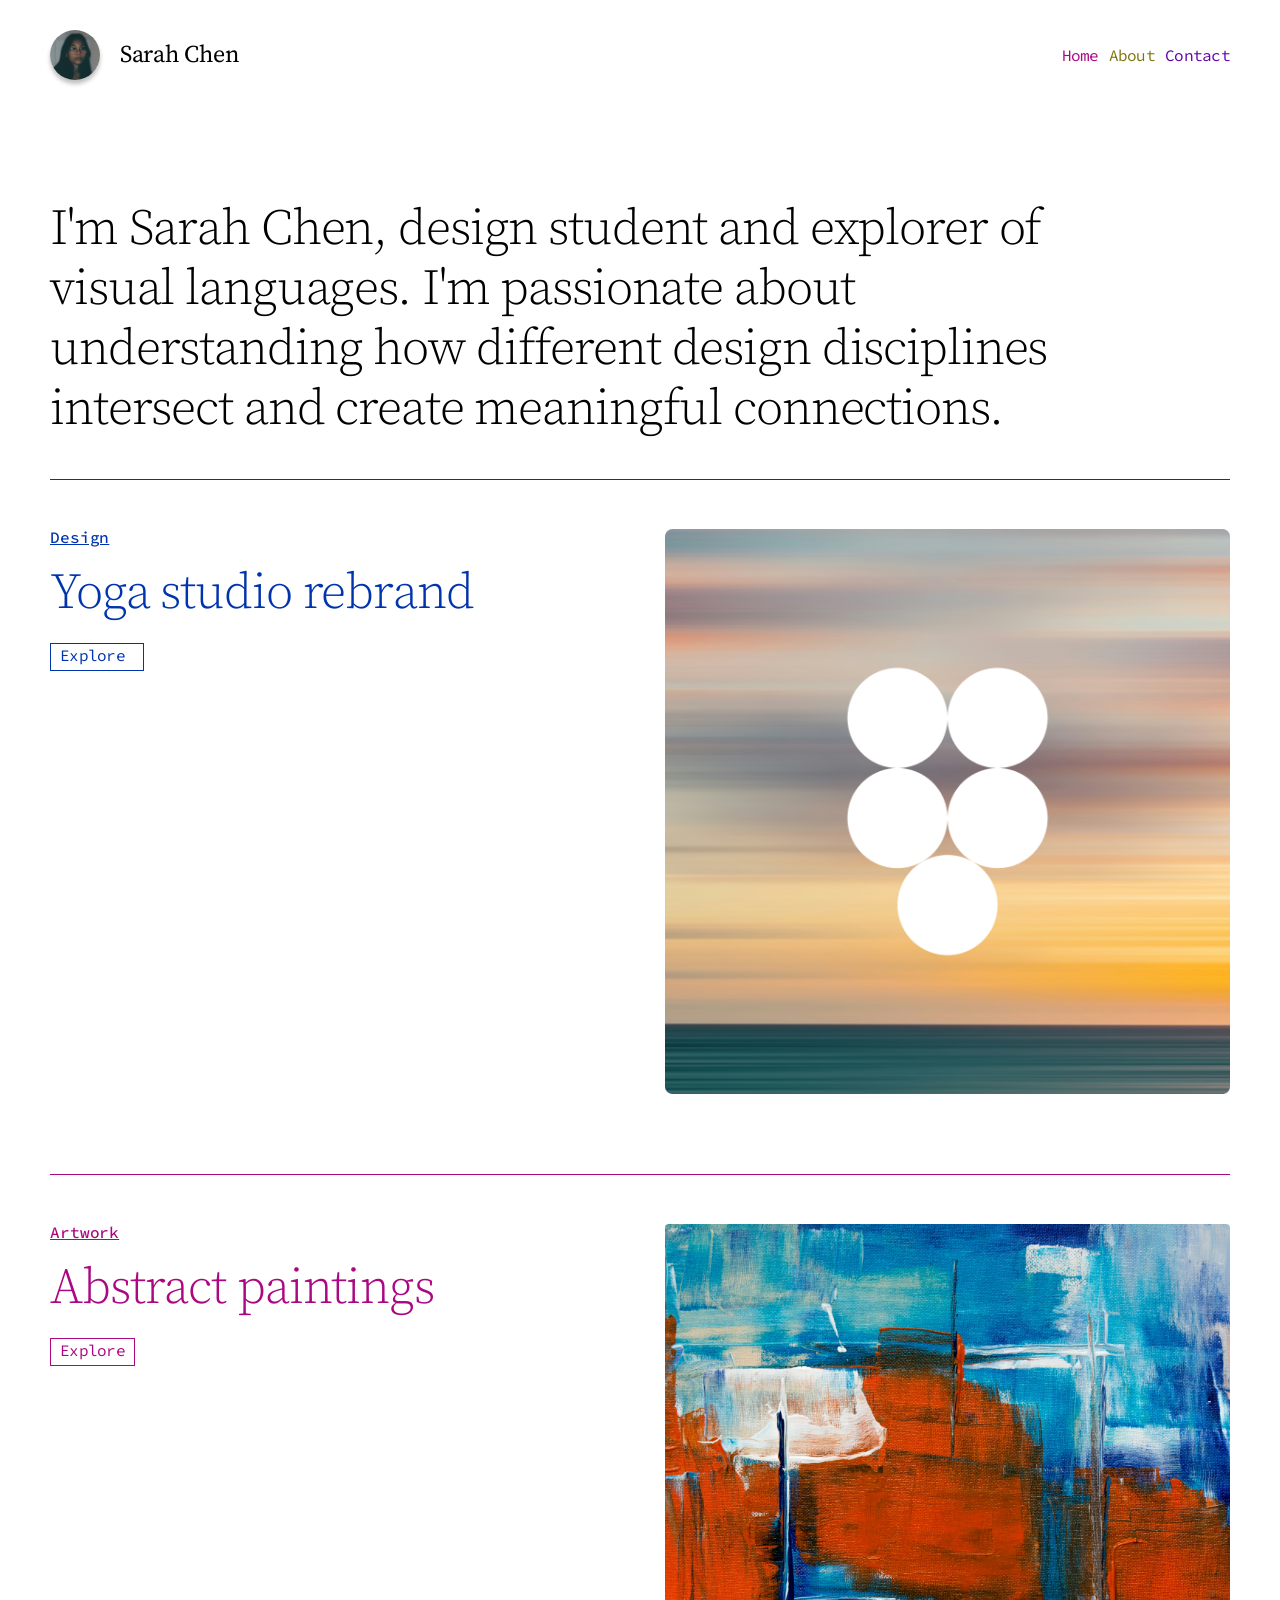
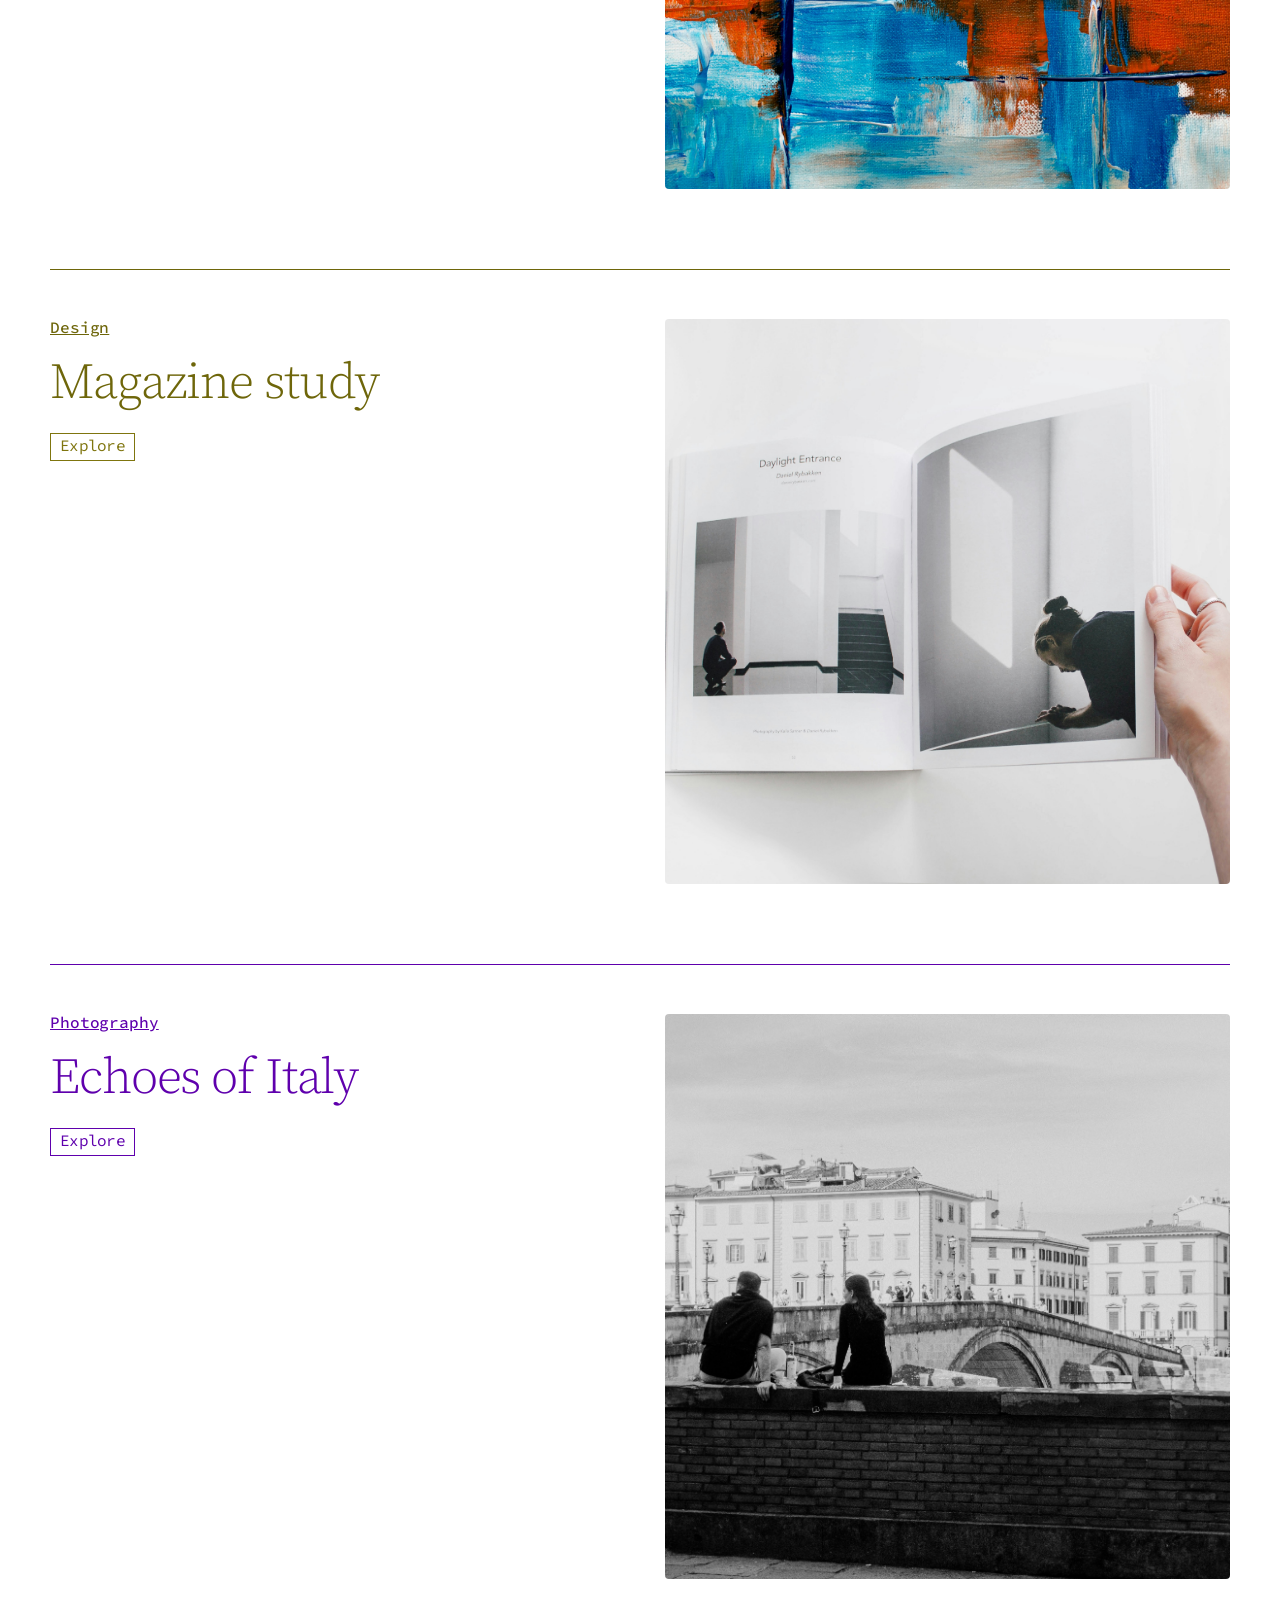
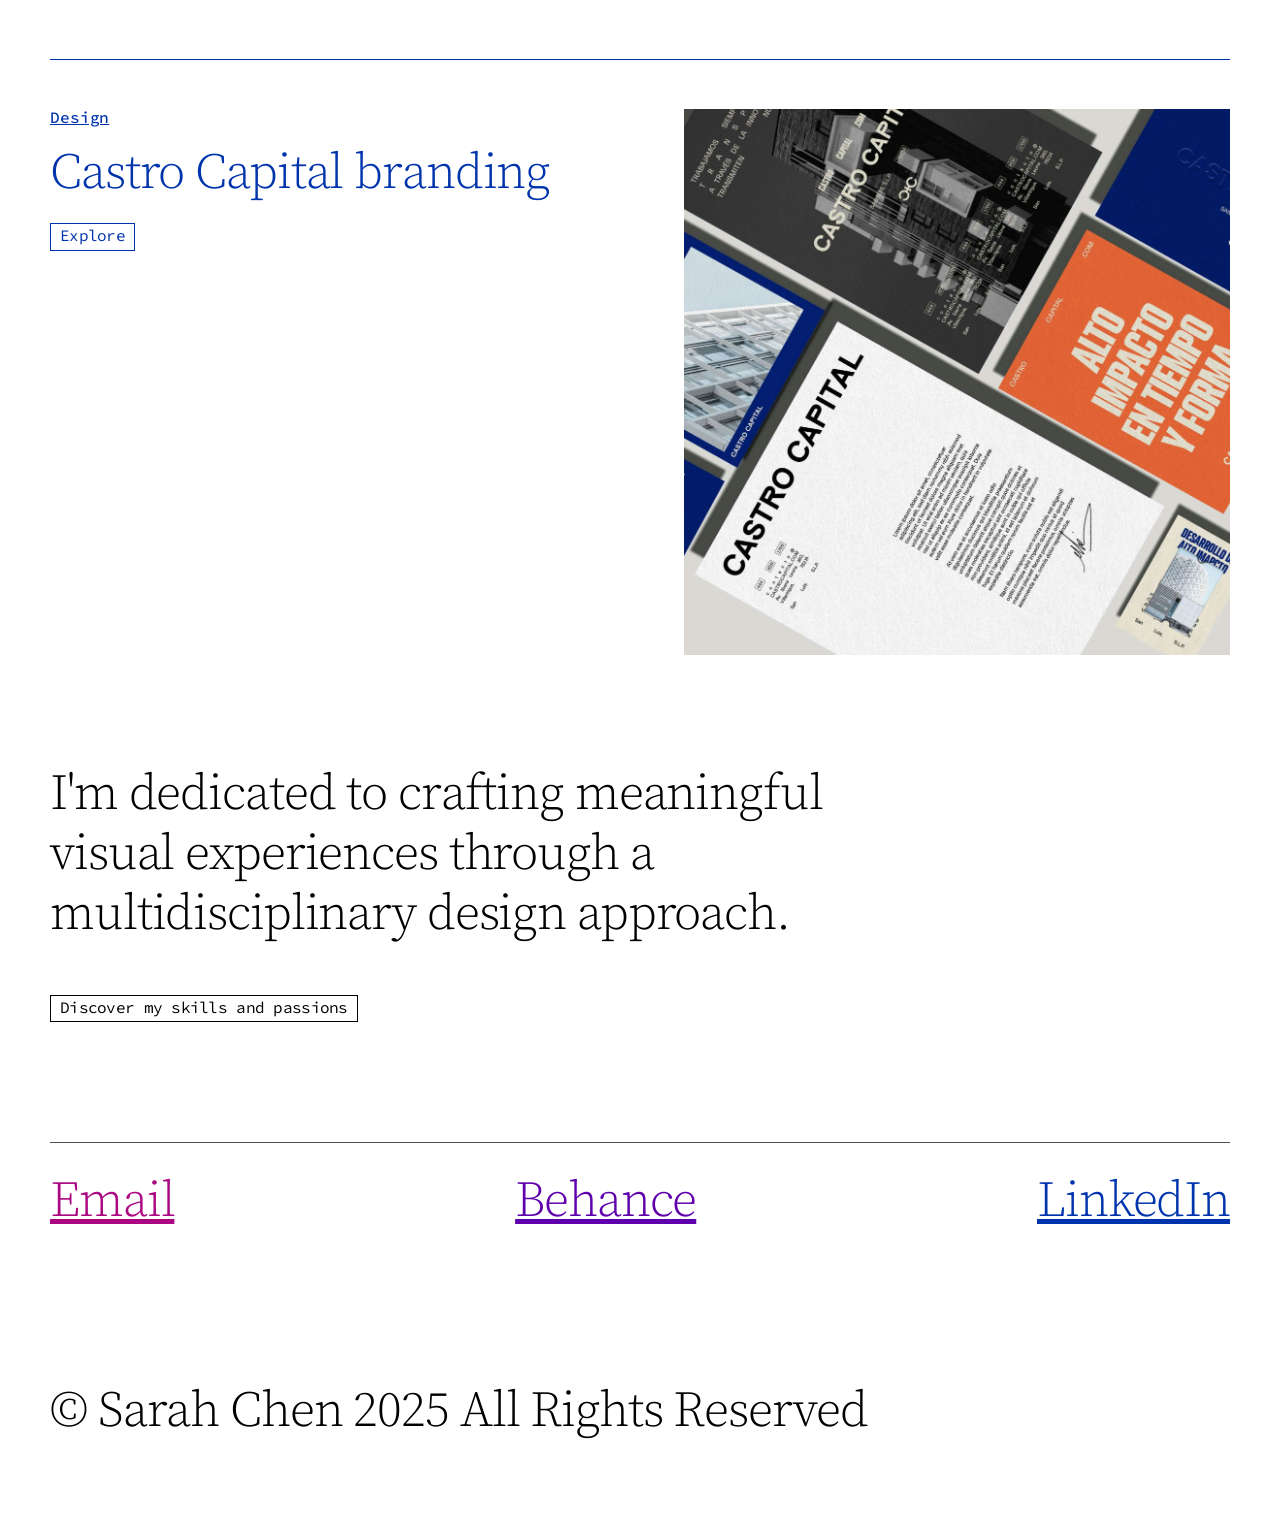
<file: index.html>
<!DOCTYPE html>
<html lang="en">
<head>
  <meta charset="UTF-8">
  <meta name="viewport" content="width=device-width, initial-scale=1.0">
  <title>Minimalist Design Student Portfolio Homepage</title>
  <meta name="description" content="Keep it simple and put your best work forward with this no-fuss template. A solid choice for design students ready to showcase their skills.">
  <meta property="og:image" content="assets/og-image.png">
  <link rel="stylesheet" href="style.css">
</head>
<body>

  <!-- ===== NAVEGACIÓN ===== -->
  <header class="nav">
    <div class="contenedor nav-contenido">
      <a href="index.html" class="nav-nombre">
        <div class="avatar">
          <img src="assets/andrea-riondino-YosMmIdUOIs-unsplash.jpg" alt="portrait of woman">
        </div>
        <h1>Sarah Chen</h1>
      </a>
      <ul class="nav-links">
        <li><a href="index.html" class="home">Home</a></li>
        <li><a href="about.html" class="about">About</a></li>
        <li><a href="https://figma.com/sites" target="_blank" class="contact">Contact</a></li>
      </ul>
    </div>
  </header>

  <main class="contenedor">

    <!-- ===== INTRO ===== -->
    <section class="intro">
      <p class="grande">I'm Sarah Chen, design student and explorer of visual languages. I'm passionate about understanding how different design disciplines intersect and create meaningful connections.</p>
    </section>

    <!-- ===== PROYECTOS ===== -->
    <article class="proyecto azul">
      <div class="proyecto-texto">
        <h2 class="etiqueta">Design</h2>
        <p class="grande">Yoga studio rebrand</p>
        <a href="project.html" class="boton">Explore </a>
      </div>
      <div class="proyecto-foto">
        <img src="assets/image.png" alt="blurry photo of sunset over ocean with logo on top">
      </div>
    </article>

    <article class="proyecto magenta">
      <div class="proyecto-texto">
        <h2 class="etiqueta">Artwork</h2>
        <p class="grande">Abstract paintings</p>
        <a href="project.html" class="boton">Explore</a>
      </div>
      <div class="proyecto-foto ampliada">
        <img src="assets/steve-johnson-YMEc0G5Iiwo-unsplash.jpg" alt="abstract painting">
      </div>
    </article>

    <article class="proyecto oliva">
      <div class="proyecto-texto">
        <h2 class="etiqueta">Design</h2>
        <p class="grande">Magazine study</p>
        <a href="project.html" class="boton oliva">Explore</a>
      </div>
      <div class="proyecto-foto redondeada">
        <img src="assets/sarah-dorweiler-Sy8dsVyiPgs-unsplash.jpg" alt="magazine spread">
      </div>
    </article>

    <article class="proyecto morado">
      <div class="proyecto-texto">
        <h2 class="etiqueta">Photography</h2>
        <p class="grande">Echoes of Italy</p>
        <a href="project.html" class="boton">Explore</a>
      </div>
      <div class="proyecto-foto redondeada">
        <img src="assets/giacomo-folli-qc1DZpstPjg-unsplash.jpg" alt="two people sitting on a ledge talking">
      </div>
    </article>

    <article class="proyecto azul ultimo">
      <div class="proyecto-texto">
        <h2 class="etiqueta">Design</h2>
        <p class="grande">Castro Capital branding</p>
        <a href="project.html" class="boton">Explore</a>
      </div>
      <div class="proyecto-foto">
        <img src="assets/mk-2-E6XStmd5wfk-unsplash.jpg" alt="stationery materials laying on a grid">
      </div>
    </article>

    <!-- ===== TEXTO FINAL ===== -->
    <section class="cierre">
      <p class="grande">I'm dedicated to crafting meaningful visual experiences through a multidisciplinary design approach.</p>
      <a href="about.html" class="boton">Discover my skills and passions</a>
    </section>

  </main>

  <!-- ===== FOOTER ===== -->
  <footer class="contenedor">
    <div class="footer-links">
      <a href="https://www.figma.com/sites" target="_blank" class="grande magenta">Email</a>
      <a href="https://www.figma.com/sites" target="_blank" class="grande morado">Behance</a>
      <a href="http://linkedin.com/company/figma" target="_blank" class="grande azul">LinkedIn</a>
    </div>
    <p class="grande copyright">© Sarah Chen 2025 All Rights Reserved</p>
  </footer>

</body>
</html>
</file>
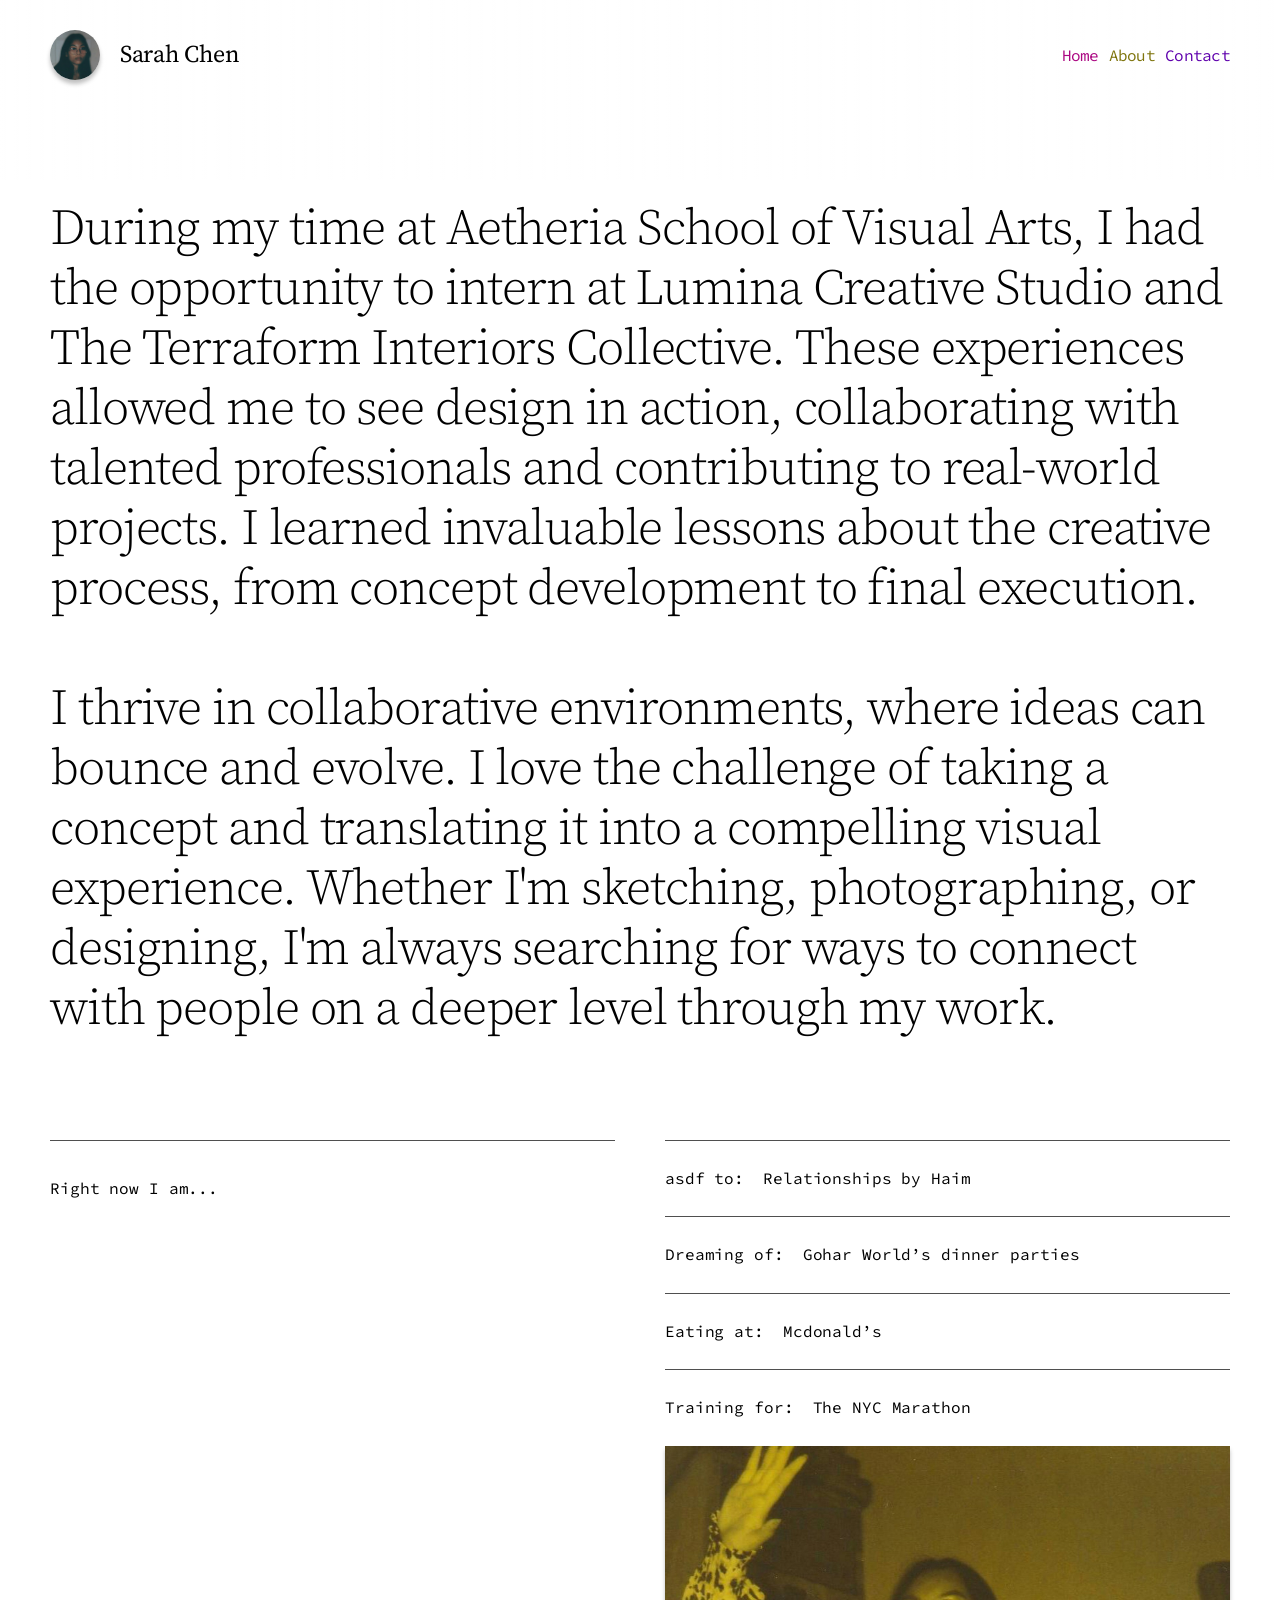
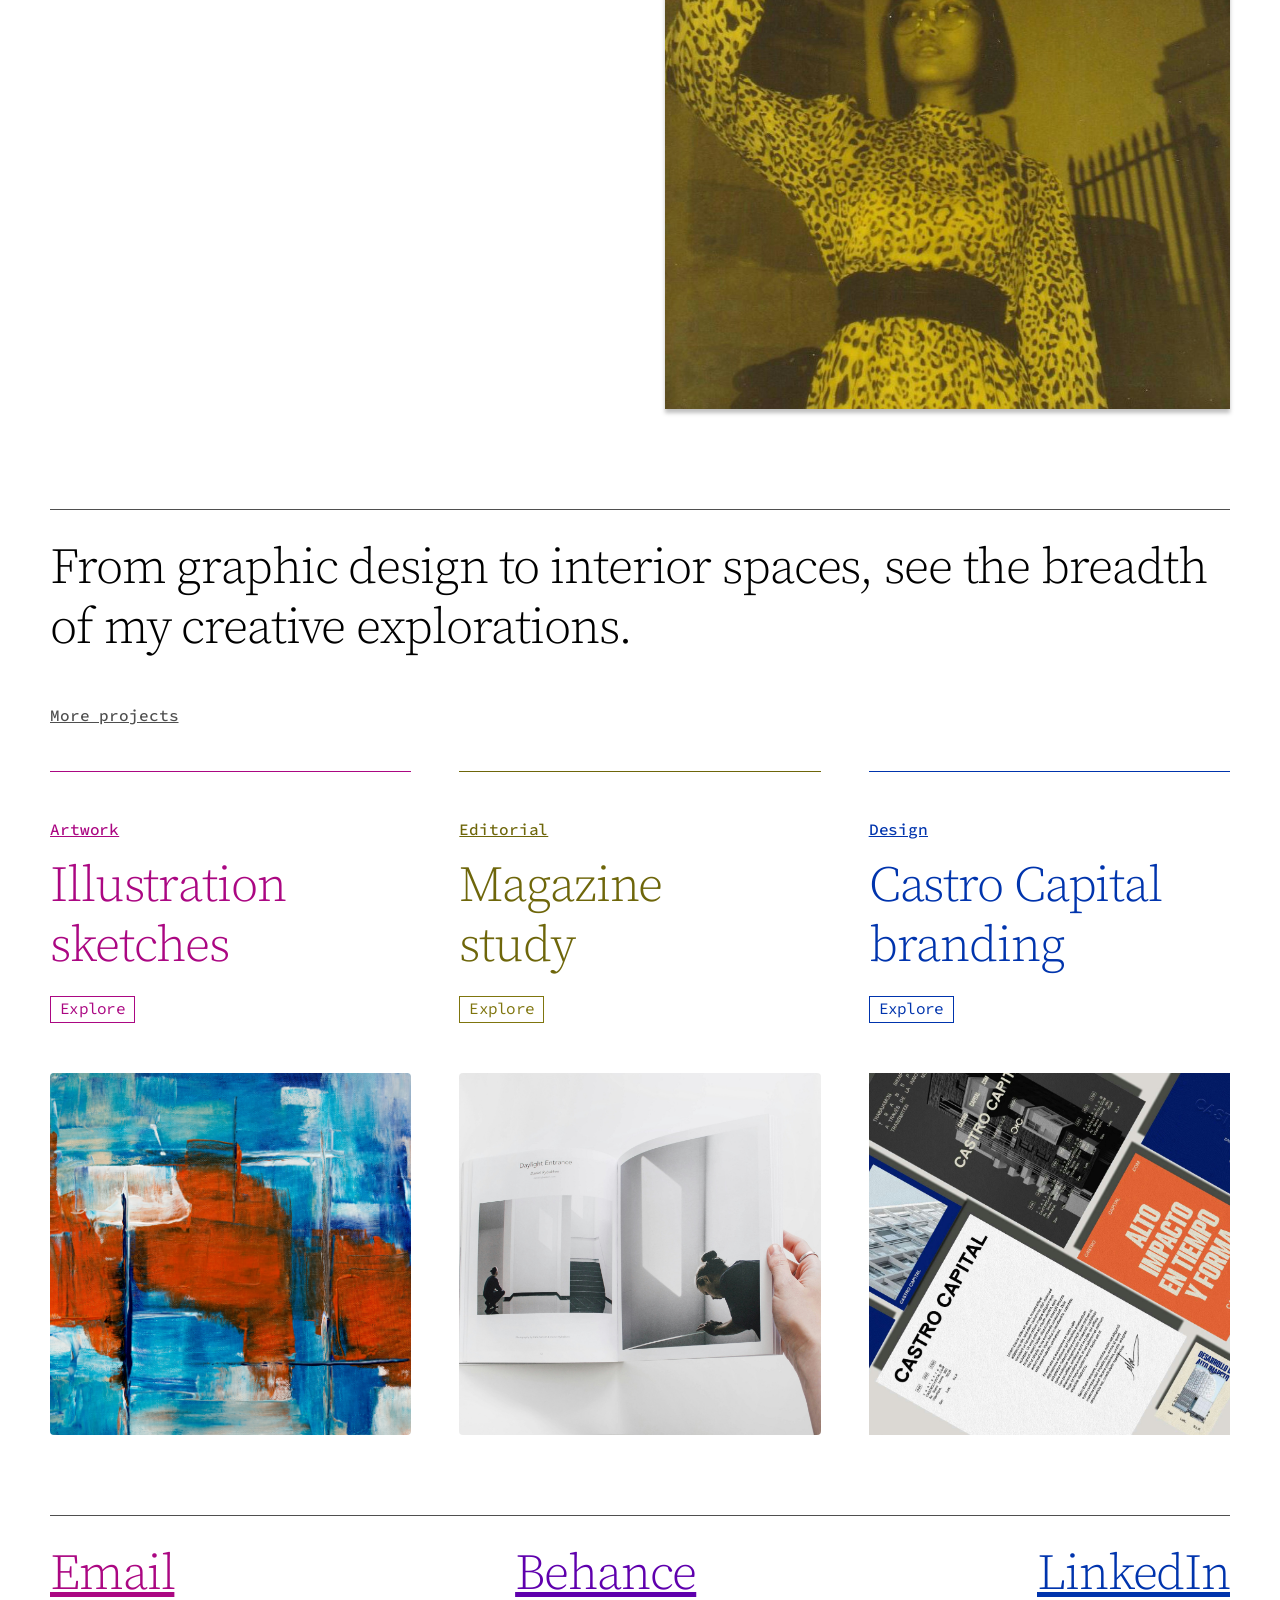
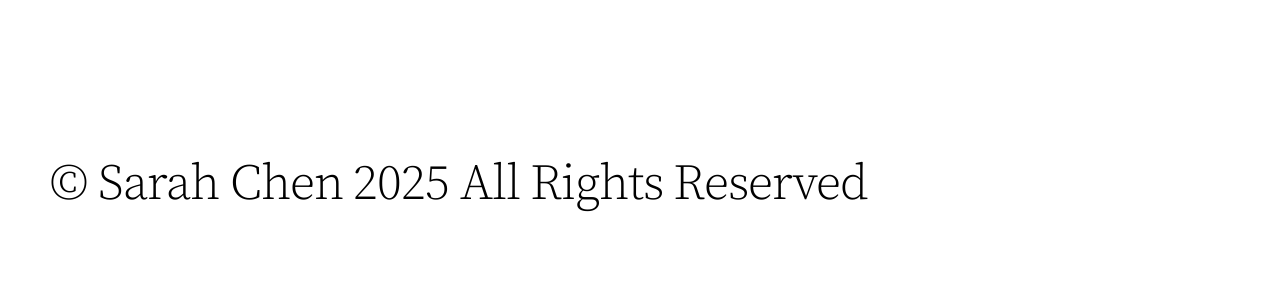
<file: about.html>
<!DOCTYPE html>
<html lang="en">
<head>
  <meta charset="UTF-8">
  <meta name="viewport" content="width=device-width, initial-scale=1.0">
  <title>Minimalist Design Student Portfolio About Page</title>
  <meta name="description" content="Keep it simple and put your best work forward with this no-fuss template. A solid choice for design students ready to showcase their skills.">
  <meta property="og:image" content="assets/og-image.png">
  <link rel="stylesheet" href="style.css">
</head>
<body>

  <!-- ===== NAVEGACIÓN ===== -->
  <header class="nav">
    <div class="contenedor nav-contenido">
      <a href="index.html" class="nav-nombre">
        <div class="avatar">
          <img src="assets/andrea-riondino-YosMmIdUOIs-unsplash.jpg" alt="portrait of woman">
        </div>
        <h1>Sarah Chen</h1>
      </a>
      <ul class="nav-links">
        <li><a href="index.html" class="home">Home</a></li>
        <li><a href="about.html" class="about">About</a></li>
        <li><a href="https://figma.com/sites" target="_blank" class="contact">Contact</a></li>
      </ul>
    </div>
  </header>

  <main class="contenedor">

    <!-- ===== SOBRE MÍ ===== -->
    <section class="sobre-mi">
      <p class="grande">During my time at Aetheria School of Visual Arts, I had the opportunity to intern at Lumina Creative Studio and The Terraform Interiors Collective. These experiences allowed me to see design in action, collaborating with talented professionals and contributing to real-world projects. I learned invaluable lessons about the creative process, from concept development to final execution.</p>
      <p class="grande">I thrive in collaborative environments, where ideas can bounce and evolve. I love the challenge of taking a concept and translating it into a compelling visual experience. Whether I'm sketching, photographing, or designing, I'm always searching for ways to connect with people on a deeper level through my work.</p>
    </section>

    <!-- ===== RIGHT NOW I AM... ===== -->
    <section class="ahora">
      <div class="ahora-titulo">
        <p class="mono">Right now I am...</p>
      </div>

      <div class="ahora-lista">
        <div class="ahora-fila mono">
          <p>asdf to:</p>
          <p>Relationships by Haim</p>
        </div>
        <div class="ahora-fila mono">
          <p>Dreaming of:</p>
          <p>Gohar World’s dinner parties</p>
        </div>
        <div class="ahora-fila mono">
          <p>Eating at:</p>
          <p>Mcdonald’s</p>
        </div>
        <div class="ahora-fila mono">
          <p>Training for:</p>
          <p>The NYC Marathon</p>
        </div>
        <div class="retrato">
          <img src="assets/andrea-riondino-UH8pkLDlY4E-unsplash.jpg" alt="portrait of woman">
        </div>
      </div>
    </section>

    <!-- ===== MORE PROJECTS ===== -->
    <section class="mas">
      <p class="grande">From graphic design to interior spaces, see the breadth of my creative explorations.</p>
      <a href="project.html" class="etiqueta etiqueta-gris">More projects</a>

      <div class="tarjetas">
        <article class="tarjeta magenta">
          <div class="tarjeta-info">
            <h2 class="etiqueta">Artwork</h2>
            <p class="grande">Illustration<br>sketches</p>
            <a href="project.html" class="boton">Explore</a>
          </div>
          <div class="proyecto-foto ampliada">
            <img src="assets/steve-johnson-YMEc0G5Iiwo-unsplash.jpg" alt="abstract painting">
          </div>
        </article>

        <article class="tarjeta oliva">
          <div class="tarjeta-info">
            <h2 class="etiqueta">Editorial</h2>
            <p class="grande">Magazine<br>study</p>
            <a href="project.html" class="boton oliva">Explore</a>
          </div>
          <div class="proyecto-foto redondeada">
            <img src="assets/sarah-dorweiler-Sy8dsVyiPgs-unsplash.jpg" alt="magazine spread">
          </div>
        </article>

        <article class="tarjeta azul">
          <div class="tarjeta-info">
            <h2 class="etiqueta">Design</h2>
            <p class="grande">Castro Capital<br>branding</p>
            <a href="project.html" class="boton">Explore</a>
          </div>
          <div class="proyecto-foto">
            <img src="assets/mk-2-E6XStmd5wfk-unsplash.jpg" alt="stationery materials laying on a grid">
          </div>
        </article>
      </div>
    </section>

  </main>

  <!-- ===== FOOTER ===== -->
  <footer class="contenedor">
    <div class="footer-links">
      <a href="https://www.figma.com/sites" target="_blank" class="grande magenta">Email</a>
      <a href="https://www.figma.com/sites" target="_blank" class="grande morado">Behance</a>
      <a href="http://linkedin.com/company/figma" target="_blank" class="grande azul">LinkedIn</a>
    </div>
    <p class="grande copyright">© Sarah Chen 2025 All Rights Reserved</p>
  </footer>

</body>
</html>
</file>
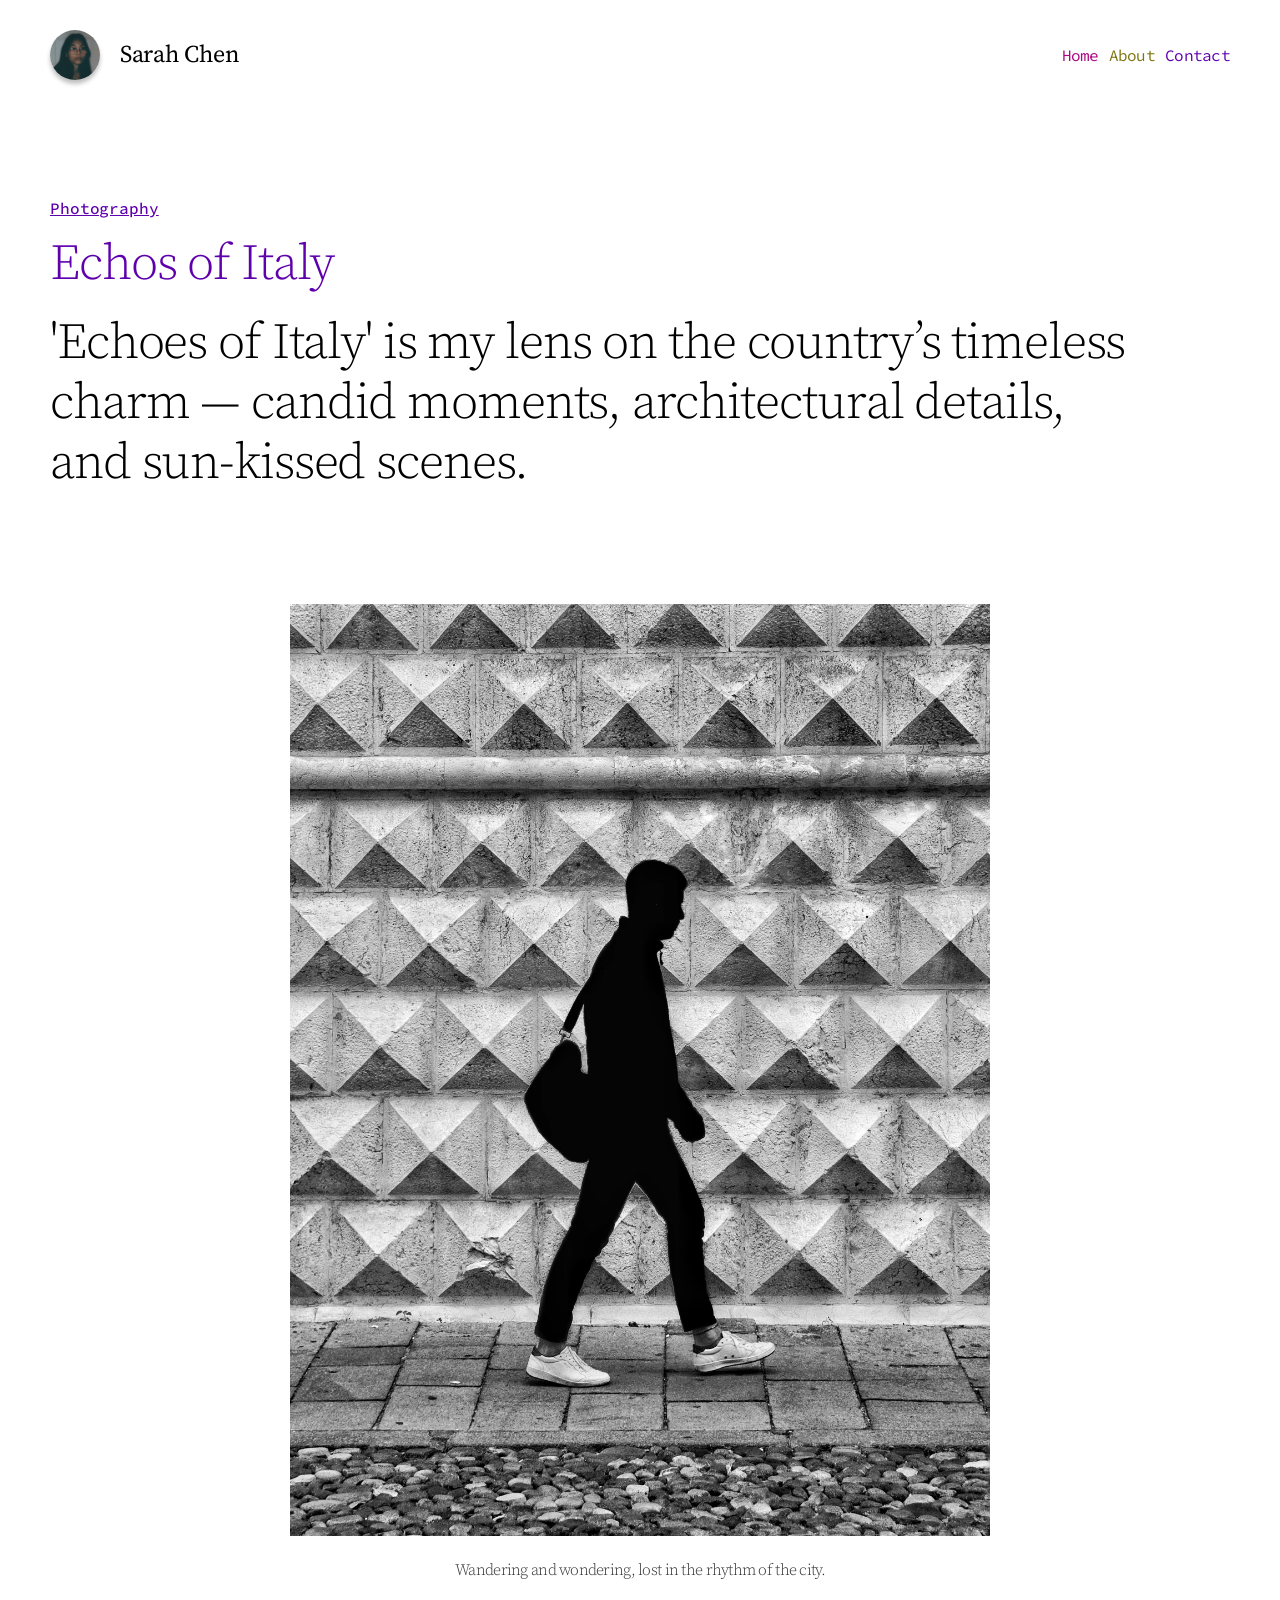
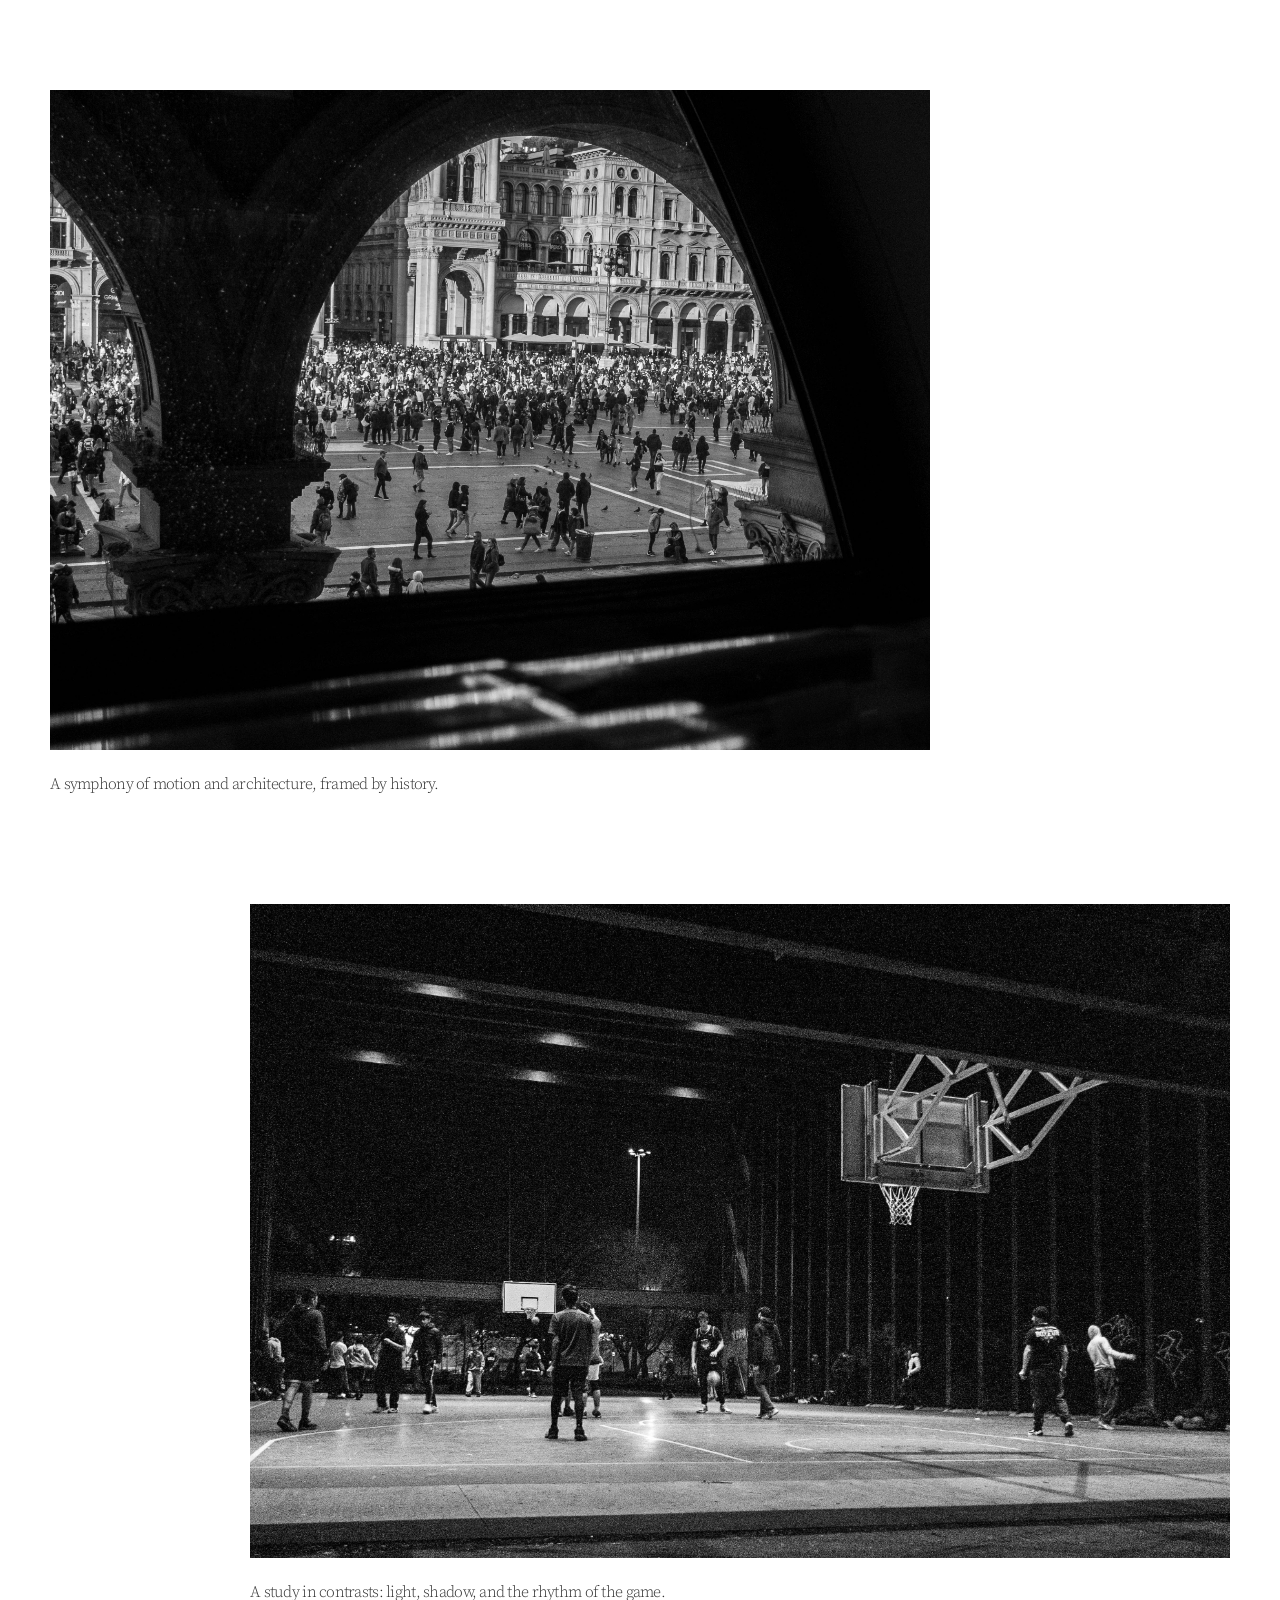
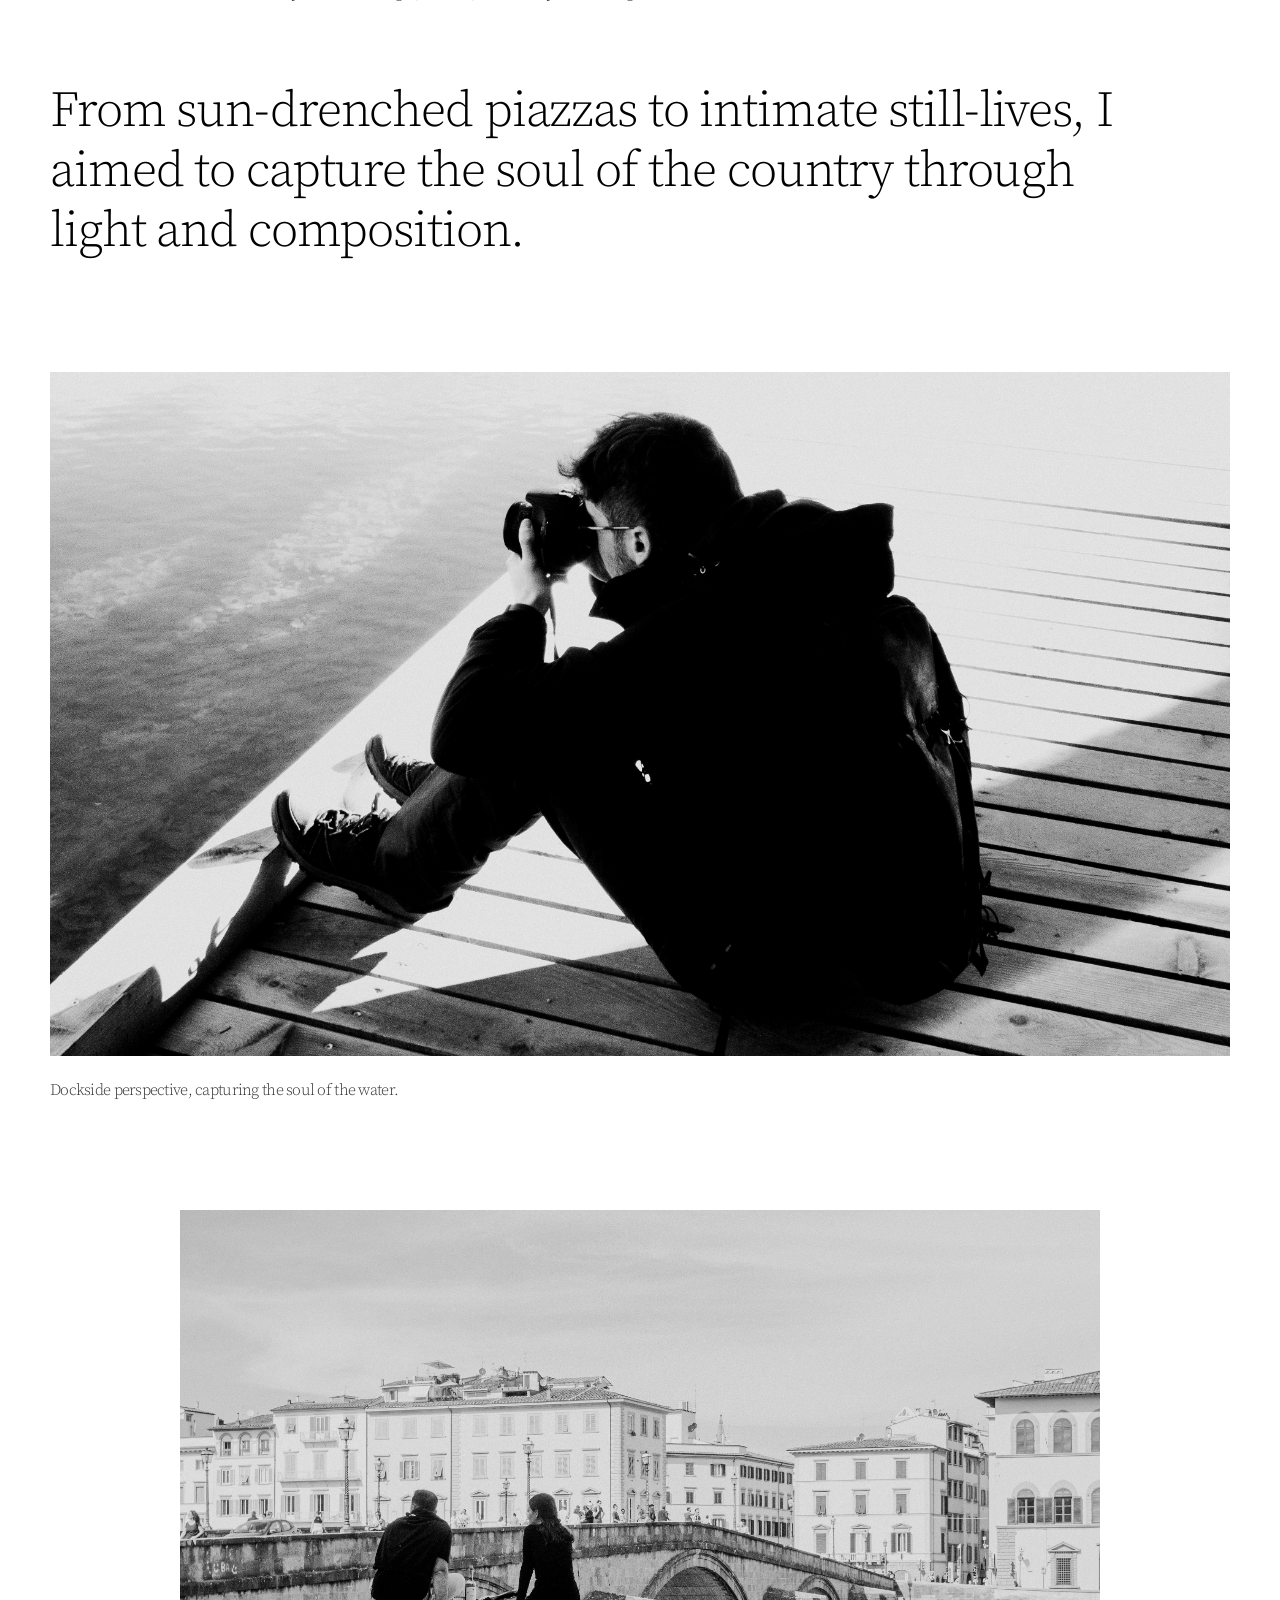
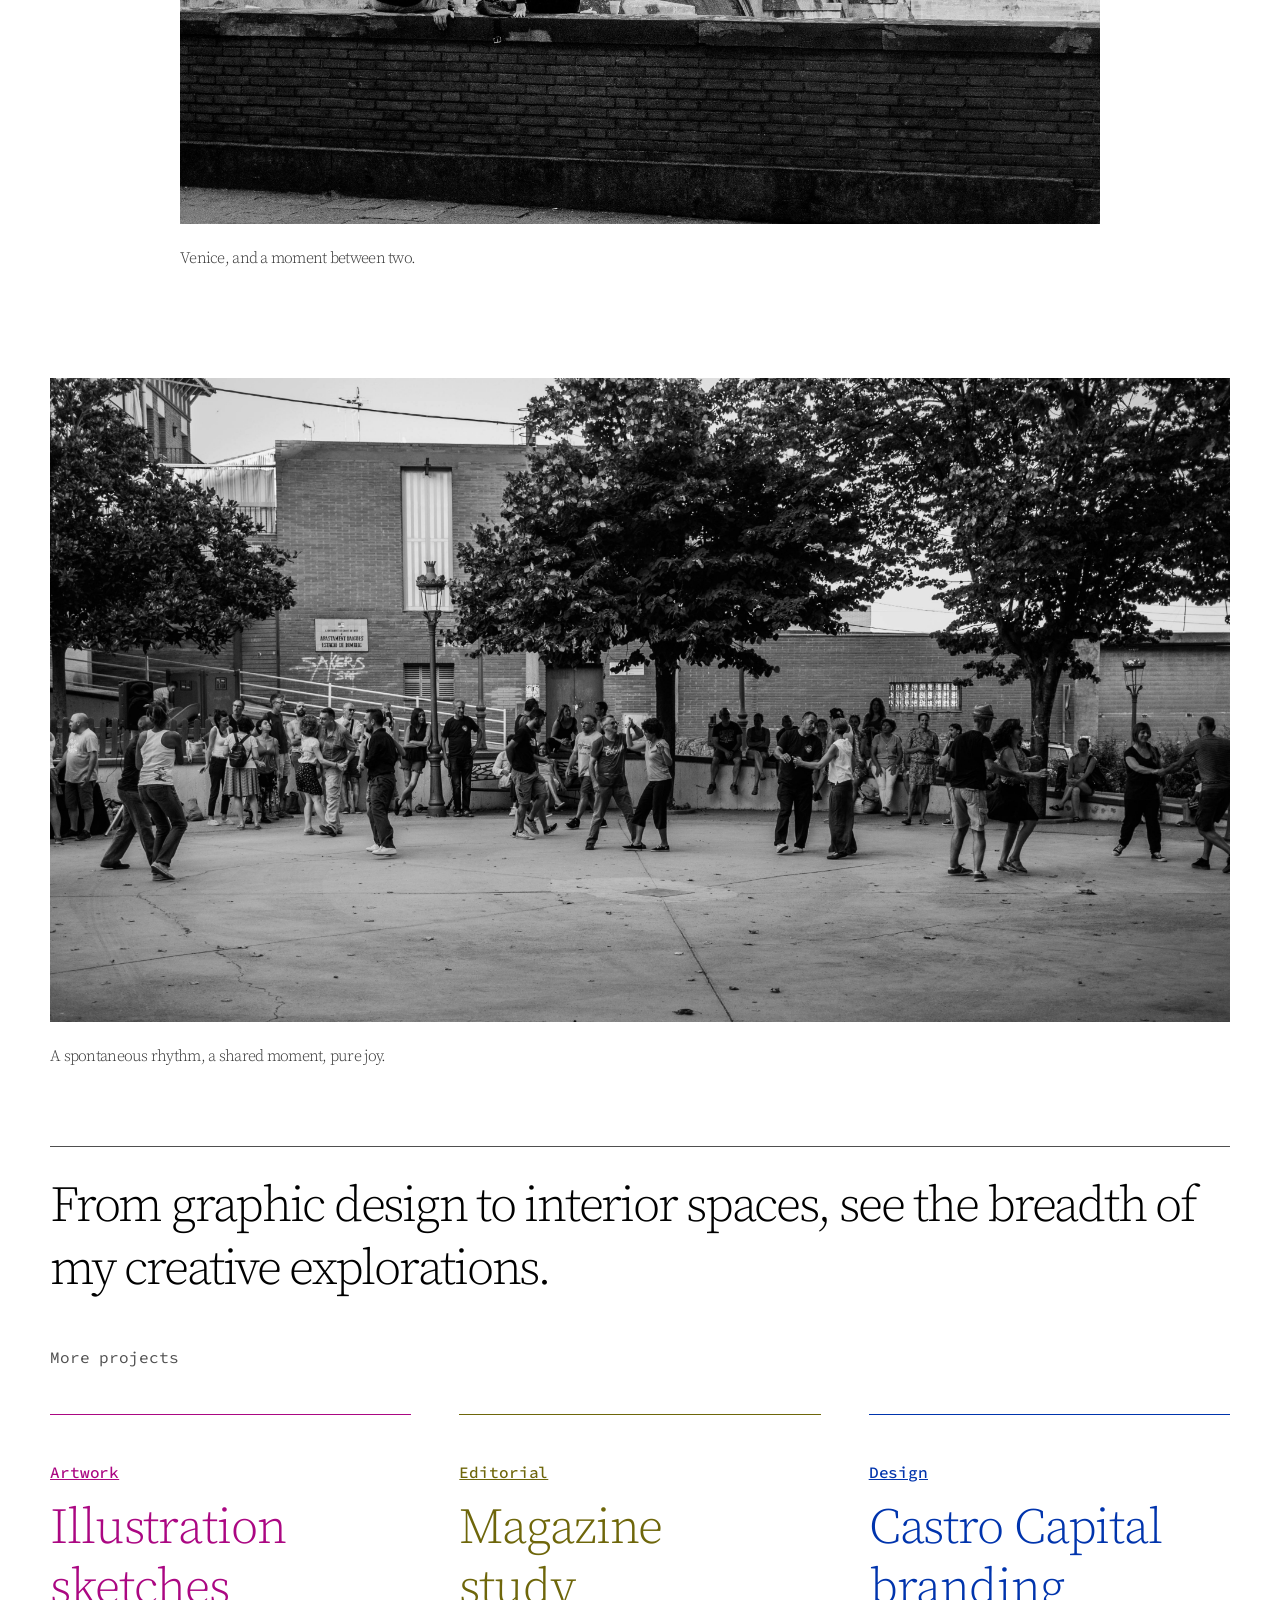
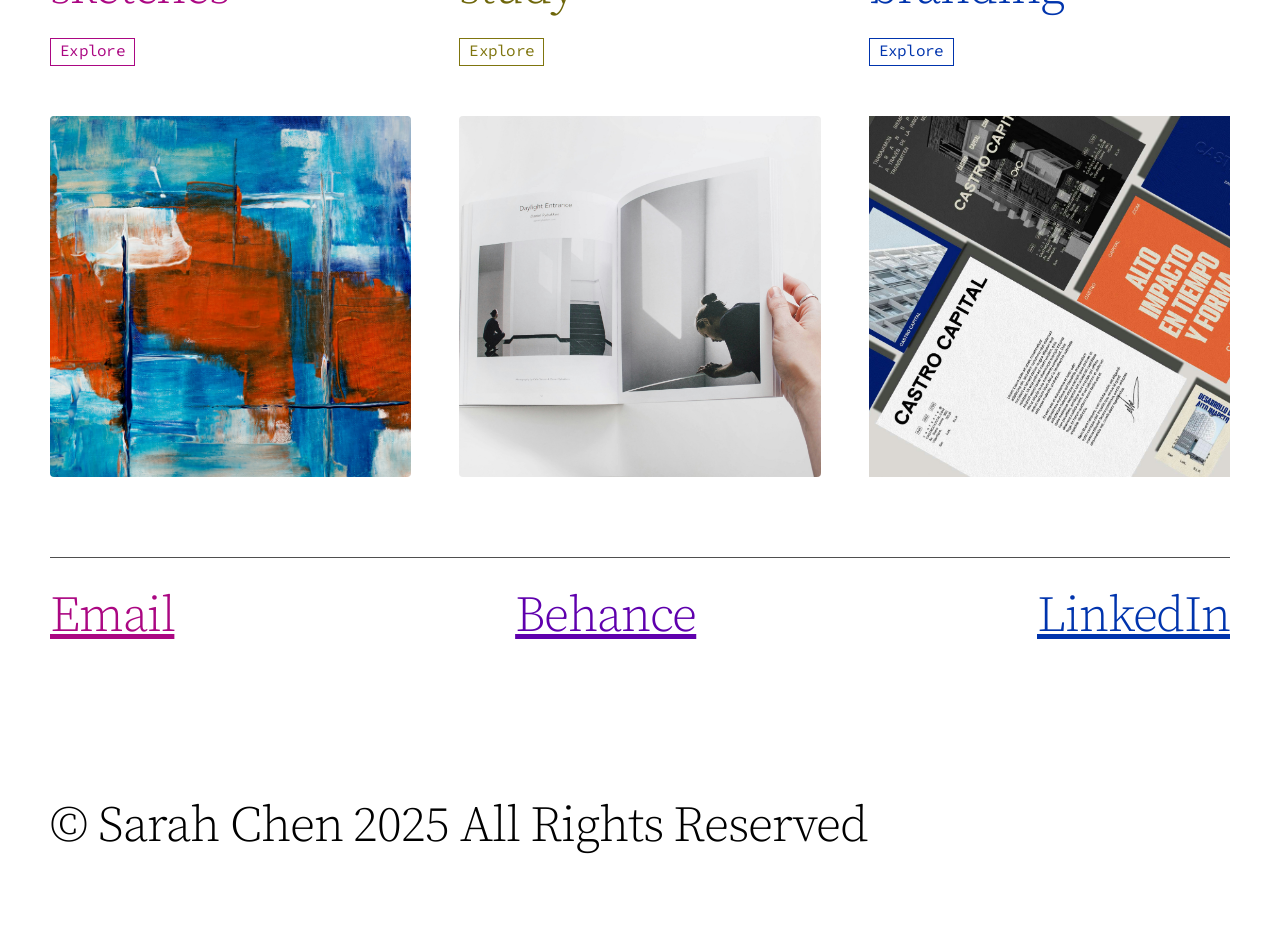
<file: project.html>
<!DOCTYPE html>
<html lang="en">
<head>
  <meta charset="UTF-8">
  <meta name="viewport" content="width=device-width, initial-scale=1.0">
  <title>Minimalist Design Student Portfolio Project Page</title>
  <meta name="description" content="Keep it simple and put your best work forward with this no-fuss template. A solid choice for design students ready to showcase their skills.">
  <meta property="og:image" content="assets/og-image.png">
  <link rel="stylesheet" href="style.css">
</head>
<body>

  <!-- ===== NAVEGACIÓN ===== -->
  <header class="nav">
    <div class="contenedor nav-contenido">
      <a href="index.html" class="nav-nombre">
        <div class="avatar">
          <img src="assets/andrea-riondino-YosMmIdUOIs-unsplash.jpg" alt="portrait of woman">
        </div>
        <h1>Sarah Chen</h1>
      </a>
      <ul class="nav-links">
        <li><a href="index.html" class="home">Home</a></li>
        <li><a href="about.html" class="about">About</a></li>
        <li><a href="https://figma.com/sites" target="_blank" class="contact">Contact</a></li>
      </ul>
    </div>
  </header>

  <main class="contenedor">

    <!-- ===== CABECERA ===== -->
    <section class="proyecto-cabecera">
      <h2 class="etiqueta morado">Photography</h2>
      <p class="grande morado">Echos of Italy</p>
      <p class="grande">'Echoes of Italy' is my lens on the country’s timeless charm — candid moments, architectural details, and sun-kissed scenes.</p>
    </section>

    <!-- ===== FOTOS ===== -->
    <figure class="foto foto-1">
      <img src="assets/giacomo-folli--L9DGJca_e4-unsplash.jpg" alt="man walking in front of textured wall">
      <figcaption>Wandering and wondering, lost in the rhythm of the city.</figcaption>
    </figure>

    <figure class="foto foto-2">
      <img src="assets/giacomo-folli-BA361gEoa9I-unsplash.jpg" alt="crowd of people on a town square">
      <figcaption>A symphony of motion and architecture, framed by history.</figcaption>
    </figure>

    <figure class="foto foto-3">
      <img src="assets/giacomo-folli-PZil33-mCOE-unsplash.jpg" alt="people playing basketball outside">
      <figcaption>A study in contrasts: light, shadow, and the rhythm of the game.</figcaption>
    </figure>

    <section class="texto-galeria">
      <p class="grande">From sun-drenched piazzas to intimate still-lives, I aimed to capture the soul of the country through light and composition.</p>
    </section>

    <figure class="foto foto-4">
      <img src="assets/giacomo-folli-stTWfsobaUg-unsplash.jpg" alt="man taking a photo on a wharf">
      <figcaption>Dockside perspective, capturing the soul of the water.</figcaption>
    </figure>

    <figure class="foto foto-5">
      <img src="assets/giacomo-folli-qc1DZpstPjg-unsplash.jpg" alt="two people sitting on a ledge talking">
      <figcaption>Venice, and a moment between two.</figcaption>
    </figure>

    <figure class="foto foto-6">
      <img src="assets/giacomo-folli-xE-lIJE8kBE-unsplash.jpg" alt="people dancing on square">
      <figcaption>A spontaneous rhythm, a shared moment, pure joy.</figcaption>
    </figure>

    <!-- ===== MORE PROJECTS ===== -->
    <section class="mas mas-project">
      <p class="grande">From graphic design to interior spaces, see the breadth of my creative explorations.</p>
      <p class="etiqueta etiqueta-gris">More projects</p>

      <div class="tarjetas">
        <article class="tarjeta magenta">
          <div class="tarjeta-info">
            <h2 class="etiqueta">Artwork</h2>
            <p class="grande">Illustration<br>sketches</p>
            <a href="project.html" class="boton">Explore</a>
          </div>
          <div class="proyecto-foto ampliada">
            <img src="assets/steve-johnson-YMEc0G5Iiwo-unsplash.jpg" alt="abstract painting">
          </div>
        </article>

        <article class="tarjeta oliva">
          <div class="tarjeta-info">
            <h2 class="etiqueta">Editorial</h2>
            <p class="grande">Magazine<br>study</p>
            <a href="project.html" class="boton oliva">Explore</a>
          </div>
          <div class="proyecto-foto redondeada">
            <img src="assets/sarah-dorweiler-Sy8dsVyiPgs-unsplash.jpg" alt="magazine spread">
          </div>
        </article>

        <article class="tarjeta azul">
          <div class="tarjeta-info">
            <h2 class="etiqueta">Design</h2>
            <p class="grande">Castro Capital<br>branding</p>
            <a href="project.html" class="boton">Explore</a>
          </div>
          <div class="proyecto-foto">
            <img src="assets/mk-2-E6XStmd5wfk-unsplash.jpg" alt="stationery materials laying on a grid">
          </div>
        </article>
      </div>
    </section>

  </main>

  <!-- ===== FOOTER ===== -->
  <footer class="contenedor">
    <div class="footer-links">
      <a href="https://www.figma.com/sites" target="_blank" class="grande magenta">Email</a>
      <a href="https://www.figma.com/sites" target="_blank" class="grande morado">Behance</a>
      <a href="http://linkedin.com/company/figma" target="_blank" class="grande azul">LinkedIn</a>
    </div>
    <p class="grande copyright">© Sarah Chen 2025 All Rights Reserved</p>
  </footer>

</body>
</html>
</file>
<file: style.css>
/* ==========================================================
   Sarah Chen – copia del sitio publicado en Figma Sites
   (https://buzz-scuba-lyric.figma.site)
   Solo HTML + CSS. Medidas tomadas del sitio real a 1280px y 375px.
   ========================================================== */

/* ---------- 1. Fuentes (los mismos archivos que usa el sitio real) ---------- */
@font-face {
  font-family: "Source Serif Pro";
  src: url("assets/fonts/SourceSerifPro-Light.woff2") format("woff2");
  font-weight: 300;
}

@font-face {
  font-family: "Source Serif Pro";
  src: url("assets/fonts/SourceSerifPro-Regular.woff2") format("woff2");
  font-weight: 400;
}

@font-face {
  font-family: "Source Code Pro";
  src: url("assets/fonts/SourceCodePro.woff2") format("woff2");
  font-weight: 200 900; /* es una fuente variable: sirve para 400 y 500 */
}

/* ---------- 2. Colores ---------- */
:root {
  --negro: #000000;
  --azul: #0034ad;
  --magenta: #ab0782;
  --oliva: #6e660a;
  --oliva-claro: #7f750e;
  --morado: #5f00ad;
  --gris: #4f4f4f;
  --gris-texto: #313131;
}

/* ---------- 3. Reset ---------- */
* {
  margin: 0;
  padding: 0;
  box-sizing: border-box;
}

body {
  font-family: "Source Serif Pro", Georgia, serif;
  font-weight: 300;
  color: var(--negro);
  background: #ffffff;
}

a {
  color: inherit;
  text-decoration: none;
}

img {
  display: block;
  width: 100%;
  object-fit: cover;
}

/* Contenedor: 50px de margen a los lados, máximo 1500px de contenido */
.contenedor {
  max-width: 1600px;
  margin: 0 auto;
  padding: 0 50px;
}

/* ---------- 4. Estilos de texto ---------- */

/* Texto grande (50px en escritorio) */
.grande {
  font-size: 50px;
  font-weight: 300;
  line-height: 60px;
  letter-spacing: -1.125px;
}

/* Etiqueta: "Design", "Artwork"... */
.etiqueta {
  font-family: "Source Code Pro", monospace;
  font-size: 16px;
  font-weight: 500;
  line-height: 16.48px;
  letter-spacing: -0.1152px;
  text-decoration: underline;
}

/* Texto pequeño monoespaciado (página About) */
.mono {
  font-family: "Source Code Pro", monospace;
  font-size: 16px;
  font-weight: 400;
  line-height: 16.48px;
  letter-spacing: -0.1152px;
}

/* Colores */
.azul    { color: var(--azul); }
.magenta { color: var(--magenta); }
.oliva   { color: var(--oliva); }
.morado  { color: var(--morado); }

/* ---------- 5. Botón "Explore" ---------- */
.boton {
  display: inline-block;
  align-self: flex-start;
  font-family: "Source Code Pro", monospace;
  font-size: 16px;
  font-weight: 400;
  line-height: 16.48px;
  letter-spacing: -0.72px;
  border: 1px solid currentColor;
  padding: 3px 9px 6px;
  white-space: pre;   /* respeta el espacio final de "Explore " */
}

.boton:hover {
  background: var(--negro);
  color: #ffffff;
  border-color: var(--negro);
}

.boton.oliva { color: var(--oliva-claro); }

/* ---------- 6. Navegación ---------- */
.nav {
  position: fixed;
  top: 0;
  left: 0;
  right: 0;
  height: 180px;
  z-index: 10;
  /* degradado blanco -> transparente de izquierda a derecha */
  background: linear-gradient(to right, rgba(255, 255, 255, 0.4), rgba(255, 255, 255, 0));
}

.nav-contenido {
  display: flex;
  justify-content: space-between;
  align-items: center;
  padding-top: 30px;
}

.nav-nombre {
  display: flex;
  align-items: center;
  gap: 20px;
}

/* Foto redonda: se recorta la foto grande igual que en Figma */
.avatar {
  width: 50px;
  height: 50px;
  border-radius: 50%;
  overflow: hidden;
  box-shadow: 0 4px 4px rgba(0, 0, 0, 0.25);
}

.avatar img {
  width: 260%;
  max-width: none;
  margin-left: -100%;
  margin-top: -56.6%;
}

.nav-nombre h1 {
  font-size: 24px;
  font-weight: 400;
  line-height: 36.48px;
  letter-spacing: -0.2592px;
}

.nav-links {
  display: flex;
  gap: 10px;
  list-style: none;
  font-family: "Source Code Pro", monospace;
  font-weight: 400;
  font-size: 16px;
  line-height: 16.48px;
  letter-spacing: -0.72px;
}

.nav-links .home    { color: var(--magenta); }
.nav-links .about   { color: var(--oliva-claro); }
.nav-links .contact { color: var(--morado); }
.nav-links a { display: block; }
.nav-links a:hover  { opacity: 0.7; }

/* ---------- 7. HOME ---------- */
.intro {
  padding: 200px 100px 39px 0;
}

/* Fila de proyecto: texto a la izquierda, foto a la derecha */
.proyecto {
  display: flex;
  gap: 50px;
  padding: 49px 0 80px;    /* 49px + 1px de línea = 50px */
  border-top: 1px solid;   /* el color viene de .azul, .magenta... */
}

.proyecto-texto,
.proyecto-foto {
  flex: 1;
  min-width: 0;
}

.proyecto-texto {
  display: flex;
  flex-direction: column;
  gap: 19px;
}

.proyecto-foto {
  aspect-ratio: 1 / 1;
  overflow: hidden;
}

.proyecto-foto img {
  height: 100%;
}

.redondeada { border-radius: 4px; }

/* La pintura abstracta sale un poco ampliada en el sitio real */
.ampliada { border-radius: 4px; }

.ampliada img {
  width: 106.2%;
  height: auto;
  max-width: none;
  margin: -2.7% 0 0 -3%;
}

.proyecto.ultimo { gap: 88px; }

.cierre {
  display: flex;
  flex-direction: column;
  gap: 50px;
  padding: 30px 120px 120px 0;
}

.cierre p { max-width: 855px; }

/* ---------- 8. ABOUT ---------- */
.sobre-mi {
  padding: 200px 0 100px;
}

.sobre-mi p + p { margin-top: 60px; }

.ahora {
  display: flex;
  gap: 50px;
  padding-bottom: 100px;
}

.ahora-titulo,
.ahora-lista {
  flex: 1;
  min-width: 0;
}

.ahora-titulo {
  border-top: 1px solid var(--gris);
  padding: 39px 0 40px;
}

.ahora-fila {
  display: flex;
  gap: 19px;
  border-top: 1px solid var(--gris);
  padding: 29px 0 30px;
}

/* Retrato: recorte igual que en el sitio real */
.retrato {
  aspect-ratio: 565 / 563;
  overflow: hidden;
  box-shadow: 0 4px 4px rgba(0, 0, 0, 0.25);
}

.retrato img {
  width: 123%;
  max-width: none;
  margin: -18% 0 0 -11.5%;
}

/* ---------- 9. PROJECT ---------- */
.proyecto-cabecera {
  display: flex;
  flex-direction: column;
  gap: 19px;
  padding: 200px 100px 80px 0;
}

.foto {
  display: flex;
  flex-direction: column;
  gap: 24px;
  padding: 30px 0 80px;
}

.foto figcaption {
  font-size: 16px;
  line-height: 20px;
  letter-spacing: -0.72px;
  color: var(--gris-texto);
}

/* Ancho y posición de cada foto (igual que el sitio a 1280px) */
.foto-1 { width: 59.32%; margin: 0 auto; }            /* 700px centrada */
.foto-1 figcaption { text-align: center; }
.foto-1 img { aspect-ratio: 700 / 932; }

.foto-2 { width: 74.58%; }                             /* 880px izquierda */
.foto-2 img { aspect-ratio: 880 / 660; }

.foto-3 { width: 83.05%; margin-left: auto; }          /* 980px derecha */
.foto-3 img { aspect-ratio: 980 / 654; }

.foto-4 img { aspect-ratio: 1180 / 684; }              /* ancho completo */

.foto-5 { width: 77.97%; margin: 0 auto; }             /* 920px centrada */
.foto-5 img { aspect-ratio: 920 / 614; }

.foto-6 img { aspect-ratio: 1180 / 644; }              /* ancho completo */

.texto-galeria {
  padding: 0 100px 80px 0;
}

/* ---------- 10. "More projects" ---------- */
.mas {
  display: flex;
  flex-direction: column;
  gap: 48px;
  border-top: 1px solid var(--gris);
  padding: 29px 0 30px;
}

.mas .etiqueta-gris {
  color: var(--gris);
}

/* En la página Project el título y la etiqueta son un poco distintos */
.mas-project > .grande {
  line-height: 62.5px;
  letter-spacing: -2.25px;
}

.mas-project .etiqueta-gris {
  font-weight: 400;
  text-decoration: none;
}

.tarjetas {
  display: flex;
  gap: 48px;
}

.tarjeta {
  flex: 1;
  min-width: 0;
  display: flex;
  flex-direction: column;
  gap: 50px;
  padding: 49px 0 50px;
  border-top: 1px solid;
}

.tarjeta-info {
  display: flex;
  flex-direction: column;
  gap: 19px;
}

/* ---------- 11. Footer ---------- */
.footer-links {
  display: flex;
  justify-content: space-between;
  border-top: 1px solid var(--gris);
  padding: 29px 0 150px;
}

.footer-links a {
  text-decoration: underline;
  transition: opacity 0.3s;
}

.footer-links a:hover { opacity: 0.7; }

.copyright {
  padding-bottom: 80px;
}

/* ==========================================================
   TABLET (800px - 1279px)
   ========================================================== */
@media (max-width: 1279px) {
  .grande {
    font-size: 36px;
    line-height: 45px;
    letter-spacing: -1.08px;
  }

  .intro { padding: 200px 80px 80px 0; }

  .foto-1, .foto-5 { width: 71.4%; }
  .foto-2 { width: 71.4%; }
  .foto-3 { width: 71.4%; }

  .tarjetas { flex-direction: column; }
  .tarjeta { flex-direction: row; padding-bottom: 50px; }
  .tarjeta-info, .tarjeta .proyecto-foto { flex: 1; }

  .ahora { flex-direction: column; }
}

/* ==========================================================
   MÓVIL (menos de 800px)
   ========================================================== */
@media (max-width: 799px) {
  .contenedor { padding: 0 20px; }

  .grande {
    font-size: 28px;
    line-height: 37.8px;
    letter-spacing: -0.2352px;
  }

  .etiqueta,
  .mono {
    font-size: 12px;
    line-height: 12.36px;
    letter-spacing: -0.0648px;
  }

  /* Navegación: no fija, nombre arriba y foto debajo */
  .nav {
    position: static;
    height: 189px;
    margin: 0 20px;
    border-bottom: 1px solid var(--gris);  /* línea gris bajo el menú */
  }

  .nav-contenido {
    align-items: flex-start;
    padding: 20px 20px 0;
  }

  .nav-nombre {
    flex-direction: column-reverse;
    align-items: flex-start;
  }

  .nav-nombre h1 {
    font-size: 20px;
    line-height: 30.4px;
    letter-spacing: -0.18px;
  }

  .avatar {
    width: 40px;
    height: 40px;
    box-shadow: 0 2.667px 2.667px rgba(0, 0, 0, 0.25);
  }

  .nav-links {
    flex-direction: column;
    align-items: flex-end;
    gap: 30px;
  }

  /* Home */
  .intro { padding: 80px 0 80px; }

  .proyecto,
  .proyecto.ultimo {
    flex-direction: column;
    gap: 50px;
  }

  .proyecto.ultimo { gap: 88px; }

  .cierre { padding-right: 0; }

  /* About */
  .sobre-mi { padding-top: 30px; }
  .sobre-mi p + p { margin-top: 68px; }

  .ahora { gap: 50px; }

  .ahora-fila { padding: 29px 0 30px; }

  /* Project */
  .proyecto-cabecera { padding: 72px 100px 80px 0; }

  .foto,
  .foto-1, .foto-2, .foto-3, .foto-5 {
    width: 100%;
    padding: 30px 0 50px;
  }

  .foto-1 img { aspect-ratio: 335 / 446; }
  .foto-2 img { aspect-ratio: 335 / 251; }
  .foto-3 img, .foto-5 img { aspect-ratio: 335 / 224; }
  .foto-4 img { aspect-ratio: 335 / 194; }
  .foto-6 img { aspect-ratio: 1 / 1; }

  .texto-galeria { padding: 0 0 80px; }

  /* More projects */
  .mas .etiqueta-gris { color: var(--negro); }

  .mas-project > .grande {
    line-height: 37.8px;
    letter-spacing: -0.2352px;
  }

  .mas-project .etiqueta-gris {
    font-weight: 500;
    text-decoration: underline;
  }

  .tarjeta,
  .tarjeta-info, .tarjeta .proyecto-foto {
    flex-direction: column;
  }

  .tarjeta { padding-bottom: 50px; }
  .tarjeta .boton { line-height: 20px; padding: 3px 9px; }

  /* Footer */
  .footer-links {
    flex-direction: column;
    gap: 40px;
  }

  .footer-links a { align-self: flex-start; }
}
</file>
